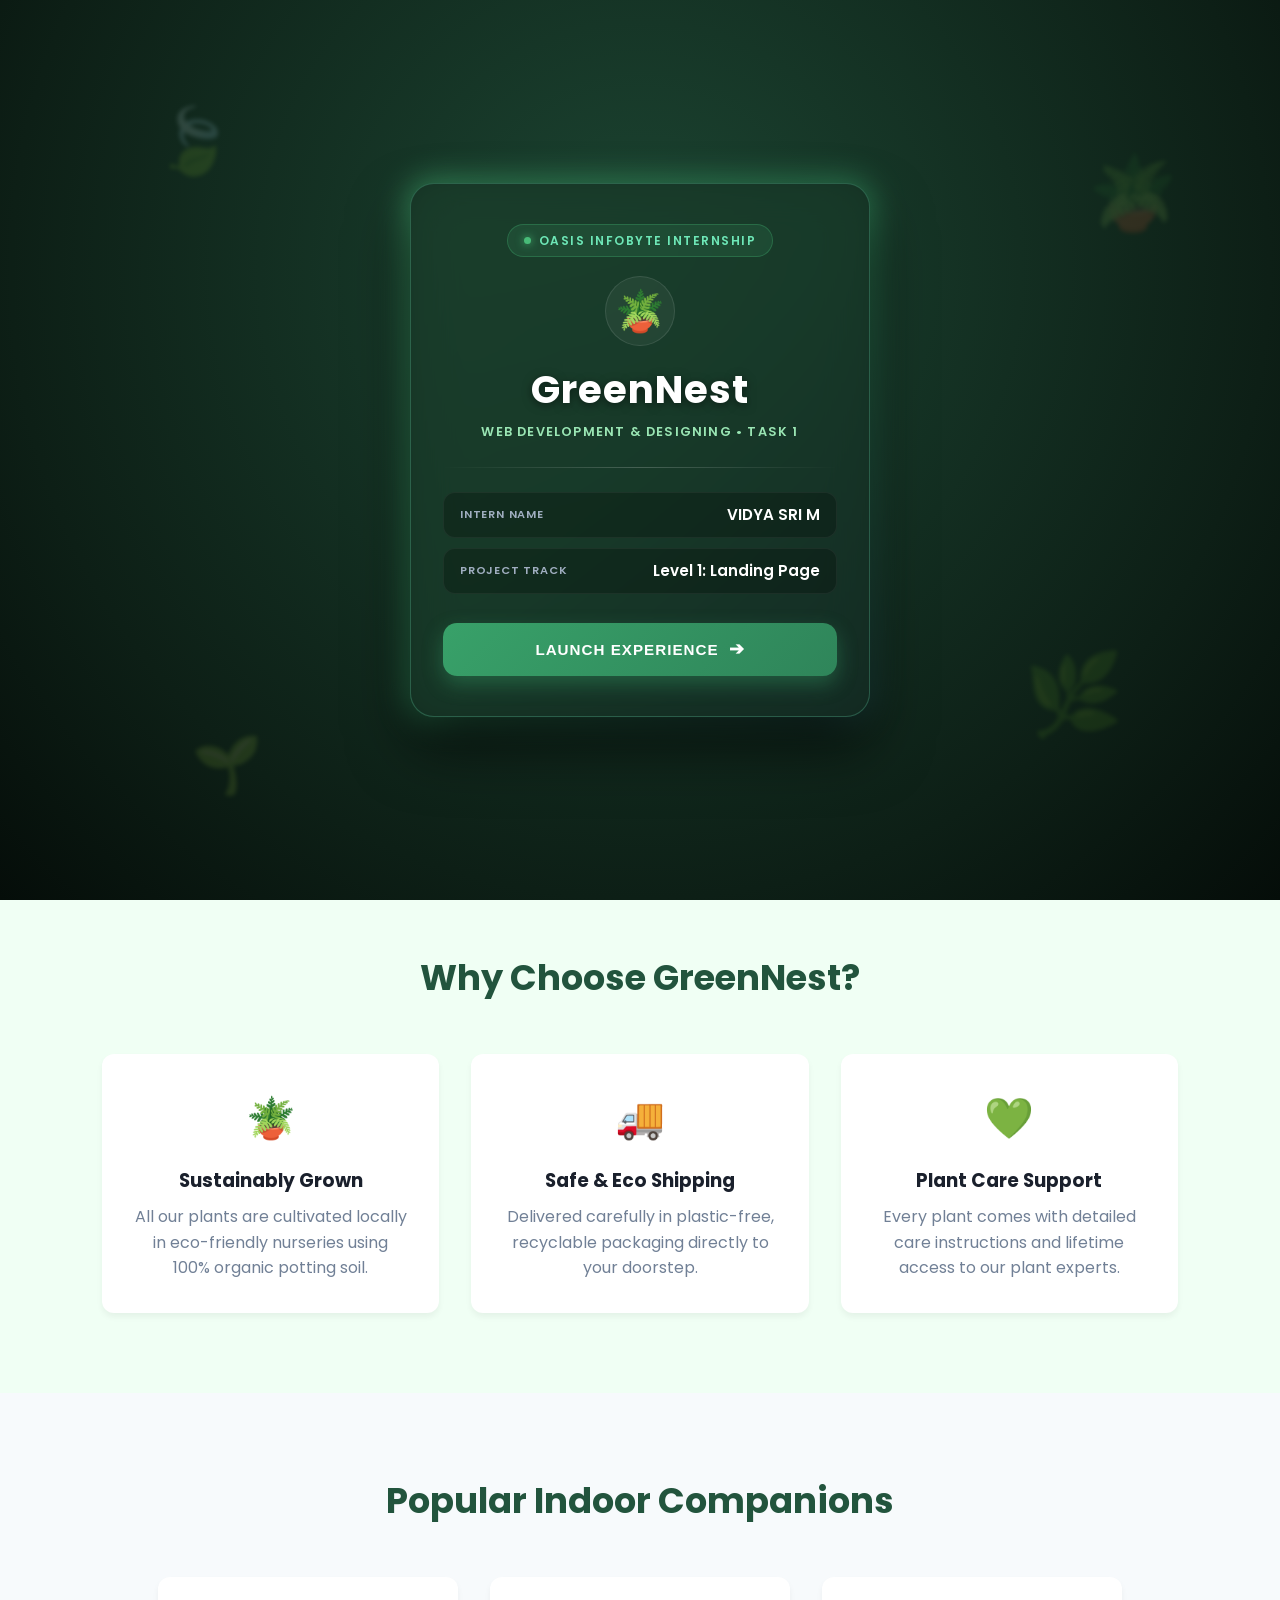
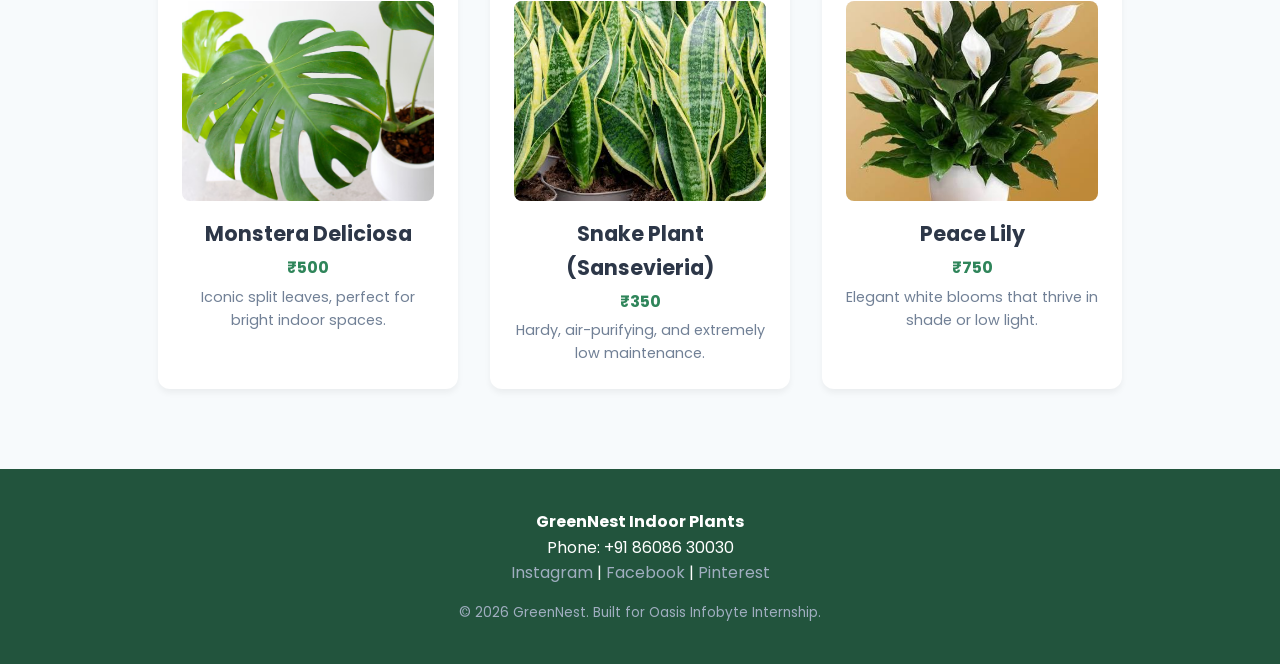
<file: WebDev-L1-LandingPage/index.html>
<!DOCTYPE html>
<html lang="en">
<head>
    <meta charset="UTF-8">
    <meta name="viewport" content="width=device-width, initial-scale=1.0">
    <title>GreenNest | Bring Nature Indoors</title>
    <link rel="stylesheet" href="style.css">
    <!-- Google Fonts -->
    <link rel="preconnect" href="https://fonts.googleapis.com">
    <link rel="preconnect" href="https://fonts.gstatic.com" crossorigin>
    <link href="https://fonts.googleapis.com/css2?family=Poppins:wght@300;400;500;600;700&display=swap" rel="stylesheet">
</head>
<body>

    <!-- Sticky Navigation Bar -->
    <header class="navbar">
        <div class="logo">🌿 GreenNest</div>
        <nav>
            <ul class="nav-links">
                <li><a href="#home">Home</a></li>
                <li><a href="#about">About Us</a></li>
                <li><a href="#plants">Featured Plants</a></li>
                <li><a href="#contact">Contact</a></li>
            </ul>
        </nav>
    </header>

    <!-- Hero Section -->
    <section id="home" class="hero">
        <div class="hero-content">
            <h1>Bring Nature Into Your Living Space</h1>
            <p>Discover hand-picked, low-maintenance indoor plants designed to purify your air and elevate your aesthetic.</p>
            <a href="#plants" class="cta-btn">Explore Collection</a>
        </div>
    </section>

    <!-- Content Section 1: About Us / Why Choose Us -->
    <section id="about" class="features">
        <h2>Why Choose GreenNest?</h2>
        <div class="features-grid">
            <div class="feature-card">
                <div class="icon">🪴</div>
                <h3>Sustainably Grown</h3>
                <p>All our plants are cultivated locally in eco-friendly nurseries using 100% organic potting soil.</p>
            </div>
            <div class="feature-card">
                <div class="icon">🚚</div>
                <h3>Safe & Eco Shipping</h3>
                <p>Delivered carefully in plastic-free, recyclable packaging directly to your doorstep.</p>
            </div>
            <div class="feature-card">
                <div class="icon">💚</div>
                <h3>Plant Care Support</h3>
                <p>Every plant comes with detailed care instructions and lifetime access to our plant experts.</p>
            </div>
        </div>
    </section>

    <!-- Content Section 2: Featured Plants -->
    <section id="plants" class="products">
        <h2>Popular Indoor Companions</h2>
        <div class="products-grid">
            <div class="product-card">
                <div class="plant-image p1"></div>
                <h3>Monstera Deliciosa</h3>
                <p class="price">₹500</p>
                <p class="desc">Iconic split leaves, perfect for bright indoor spaces.</p>
            </div>
            <div class="product-card">
                <div class="plant-image p2"></div>
                <h3>Snake Plant (Sansevieria)</h3>
                <p class="price">₹350</p>
                <p class="desc">Hardy, air-purifying, and extremely low maintenance.</p>
            </div>
            <div class="product-card">
                <div class="plant-image p3"></div>
                <h3>Peace Lily</h3>
                <p class="price">₹750</p>
                <p class="desc">Elegant white blooms that thrive in shade or low light.</p>
            </div>
        </div>
    </section>

    <!-- Footer -->
    <footer id="contact">
        <div class="footer-content">
            <p><strong>GreenNest Indoor Plants</strong></p>
            <p> Phone: +91 86086 30030</p>
            <div class="social-links">
                <a href="#">Instagram</a> | <a href="#">Facebook</a> | <a href="#">Pinterest</a>
            </div>
            <p class="copyright">&copy; 2026 GreenNest. Built for Oasis Infobyte Internship.</p>
        </div>
    </footer>
<!-- Ultra-Creative & Decorative Title Card -->
<div id="title-card">
    <!-- Animated Floating Background Elements -->
    <div class="bg-leaf l1">🍃</div>
    <div class="bg-leaf l2">🌿</div>
    <div class="bg-leaf l3">🌱</div>
    <div class="bg-leaf l4">🪴</div>

    <div class="card-wrapper">
        <div class="glow-ring"></div>
        <div class="card-box">
            
            <div class="top-badge">
                <span class="badge-dot"></span> OASIS INFOBYTE INTERNSHIP
            </div>

            <div class="hero-icon-container">
                <span class="main-plant-icon">🪴</span>
            </div>

            <h1 class="brand-title">GreenNest</h1>
            <p class="task-tag">WEB DEVELOPMENT & DESIGNING • TASK 1</p>

            <div class="glass-divider"></div>

            <div class="info-grid">
                <div class="info-card">
                    <span class="label">INTERN NAME</span>
                    <span class="val">VIDYA SRI M</span>
                </div>
                <div class="info-card">
                    <span class="label">PROJECT TRACK</span>
                    <span class="val">Level 1: Landing Page</span>
                </div>
            </div>

            <button class="launch-btn" onclick="document.getElementById('title-card').style.opacity='0'; setTimeout(()=> document.getElementById('title-card').style.display='none', 500);">
                <span>LAUNCH EXPERIENCE</span>
                <span class="btn-arrow">➔</span>
            </button>

        </div>
    </div>
</div>
</body>
</html>
</file>
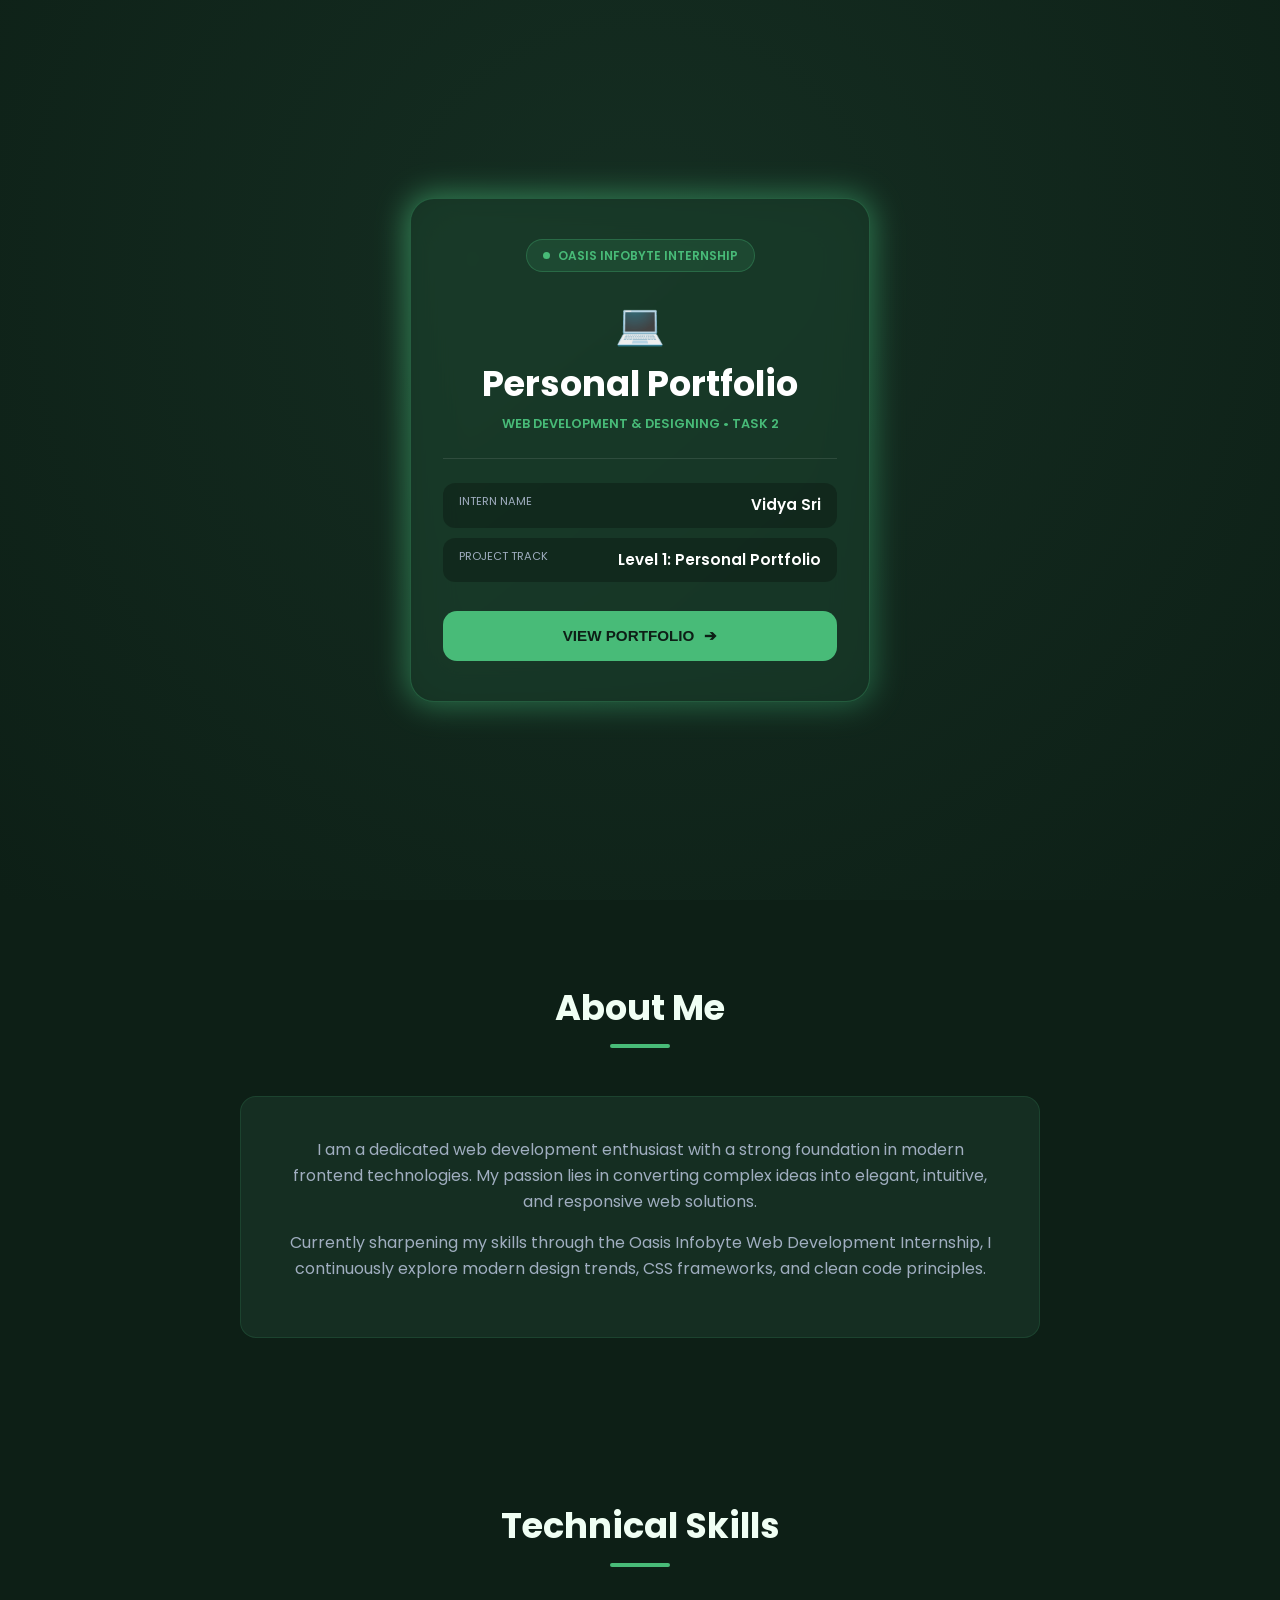
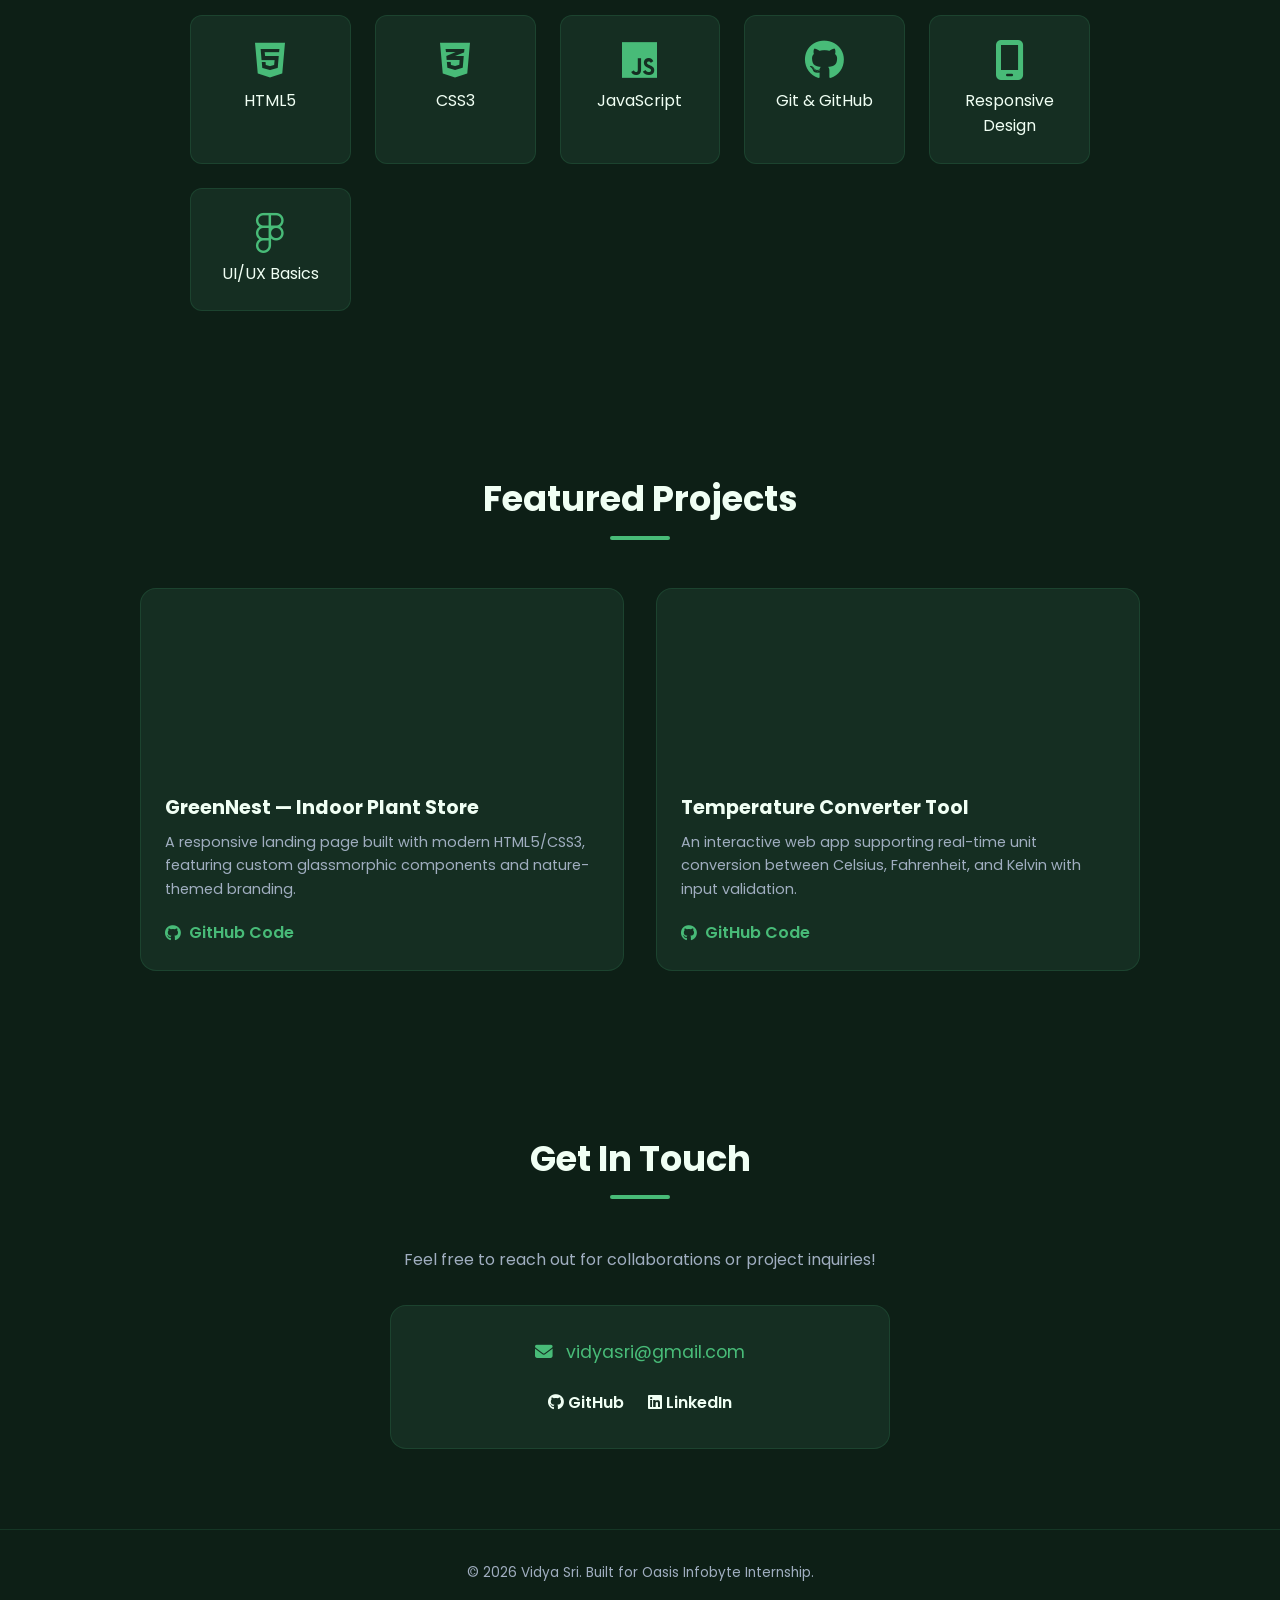
<file: WebDev-L1-PersonalPortfolio/index.html>
<!DOCTYPE html>
<html lang="en">
<head>
    <meta charset="UTF-8">
    <meta name="viewport" content="width=device-width, initial-scale=1.0">
    <title>Vidya Sri | Personal Portfolio</title>
    <link rel="stylesheet" href="style.css">
    <!-- Google Fonts & FontAwesome Icons -->
    <link rel="preconnect" href="https://fonts.googleapis.com">
    <link rel="preconnect" href="https://fonts.gstatic.com" crossorigin>
    <link href="https://fonts.googleapis.com/css2?family=Poppins:wght@300;400;600;700&display=swap" rel="stylesheet">
    <link rel="stylesheet" href="https://cdnjs.cloudflare.com/ajax/libs/font-awesome/6.4.0/css/all.min.css">
</head>
<body>

    <!-- Video Title Card Overlay (For Oasis Demo Video) -->
    <div id="title-card">
        <div class="card-wrapper">
            <div class="glow-ring"></div>
            <div class="card-box">
                <div class="top-badge">
                    <span class="badge-dot"></span> OASIS INFOBYTE INTERNSHIP
                </div>
                <div class="hero-icon-container">
                    <span class="main-icon">💻</span>
                </div>
                <h1 class="brand-title">Personal Portfolio</h1>
                <p class="task-tag">WEB DEVELOPMENT & DESIGNING • TASK 2</p>

                <div class="glass-divider"></div>

                <div class="info-grid">
                    <div class="info-card">
                        <span class="label">INTERN NAME</span>
                        <span class="val">Vidya Sri</span>
                    </div>
                    <div class="info-card">
                        <span class="label">PROJECT TRACK</span>
                        <span class="val">Level 1: Personal Portfolio</span>
                    </div>
                </div>

                <button class="launch-btn" onclick="document.getElementById('title-card').style.opacity='0'; setTimeout(()=> document.getElementById('title-card').style.display='none', 500);">
                    <span>VIEW PORTFOLIO</span>
                    <span class="btn-arrow">➔</span>
                </button>
            </div>
        </div>
    </div>

    <!-- Navigation Header -->
    <header class="navbar">
        <div class="logo">&lt;Vidya Sri /&gt;</div>
        <nav>
            <ul class="nav-links">
                <li><a href="#home">Home</a></li>
                <li><a href="#about">About</a></li>
                <li><a href="#skills">Skills</a></li>
                <li><a href="#projects">Projects</a></li>
                <li><a href="#contact">Contact</a></li>
            </ul>
        </nav>
    </header>

    <!-- Hero / Profile Section (With Code Badge Icon) -->
    <section id="home" class="hero">
        <div class="hero-container">
            <div class="hero-avatar-badge">
                <div class="badge-circle">
                    <i class="fa-solid fa-code"></i>
                </div>
            </div>
            <div class="hero-text">
                <p class="greeting">Hello, I'm</p>
                <h1>Vidya Sri</h1>
                <h2 class="role-title">Frontend Developer & Designer</h2>
                <p class="bio-short">Passionate about crafting responsive, user-friendly web applications and clean digital experiences.</p>
                <a href="#projects" class="cta-btn">View My Work</a>
            </div>
        </div>
    </section>

    <!-- About Me Section -->
    <section id="about" class="about-section">
        <h2 class="section-title">About Me</h2>
        <div class="about-content">
            <p>I am a dedicated web development enthusiast with a strong foundation in modern frontend technologies. My passion lies in converting complex ideas into elegant, intuitive, and responsive web solutions.</p>
            <p>Currently sharpening my skills through the Oasis Infobyte Web Development Internship, I continuously explore modern design trends, CSS frameworks, and clean code principles.</p>
        </div>
    </section>

    <!-- Skills Section -->
    <section id="skills" class="skills-section">
        <h2 class="section-title">Technical Skills</h2>
        <div class="skills-grid">
            <div class="skill-card"><i class="fa-brands fa-html5"></i><span>HTML5</span></div>
            <div class="skill-card"><i class="fa-brands fa-css3-alt"></i><span>CSS3</span></div>
            <div class="skill-card"><i class="fa-brands fa-js"></i><span>JavaScript</span></div>
            <div class="skill-card"><i class="fa-brands fa-github"></i><span>Git & GitHub</span></div>
            <div class="skill-card"><i class="fa-solid fa-mobile-screen"></i><span>Responsive Design</span></div>
            <div class="skill-card"><i class="fa-brands fa-figma"></i><span>UI/UX Basics</span></div>
        </div>
    </section>

    <!-- Projects Section -->
    <section id="projects" class="projects-section">
        <h2 class="section-title">Featured Projects</h2>
        <div class="projects-grid">
            <!-- Project 1 -->
            <div class="project-card">
                <div class="project-img p1"></div>
                <div class="project-info">
                    <h3>GreenNest — Indoor Plant Store</h3>
                    <p>A responsive landing page built with modern HTML5/CSS3, featuring custom glassmorphic components and nature-themed branding.</p>
                    <a href="https://github.com/vidya30030-dot/OIBSIP/tree/main/WebDev-L1-LandingPage" target="_blank" class="proj-link"><i class="fa-brands fa-github"></i> GitHub Code</a>
                </div>
            </div>

            <!-- Project 2 -->
            <div class="project-card">
                <div class="project-img p2"></div>
                <div class="project-info">
                    <h3>Temperature Converter Tool</h3>
                    <p>An interactive web app supporting real-time unit conversion between Celsius, Fahrenheit, and Kelvin with input validation.</p>
                    <a href="https://github.com/vidya30030-dot/OIBSIP/tree/main/WebDev-L1-TemperatureConverter" target="_blank" class="proj-link"><i class="fa-brands fa-github"></i> GitHub Code</a>
                </div>
            </div>
        </div>
    </section>

    <!-- Contact Section -->
    <section id="contact" class="contact-section">
        <h2 class="section-title">Get In Touch</h2>
        <p class="contact-subtitle">Feel free to reach out for collaborations or project inquiries!</p>
        
        <div class="contact-box">
            <div class="contact-item">
                <i class="fa-solid fa-envelope"></i>
                <span>vidyasri@gmail.com</span>
            </div>
            <div class="social-links">
                <a href="https://github.com" target="_blank"><i class="fa-brands fa-github"></i> GitHub</a>
                <a href="https://linkedin.com" target="_blank"><i class="fa-brands fa-linkedin"></i> LinkedIn</a>
            </div>
        </div>
    </section>

    <!-- Footer -->
    <footer>
        <p>&copy; 2026 Vidya Sri. Built for Oasis Infobyte Internship.</p>
    </footer>

</body>
</html>
</file>
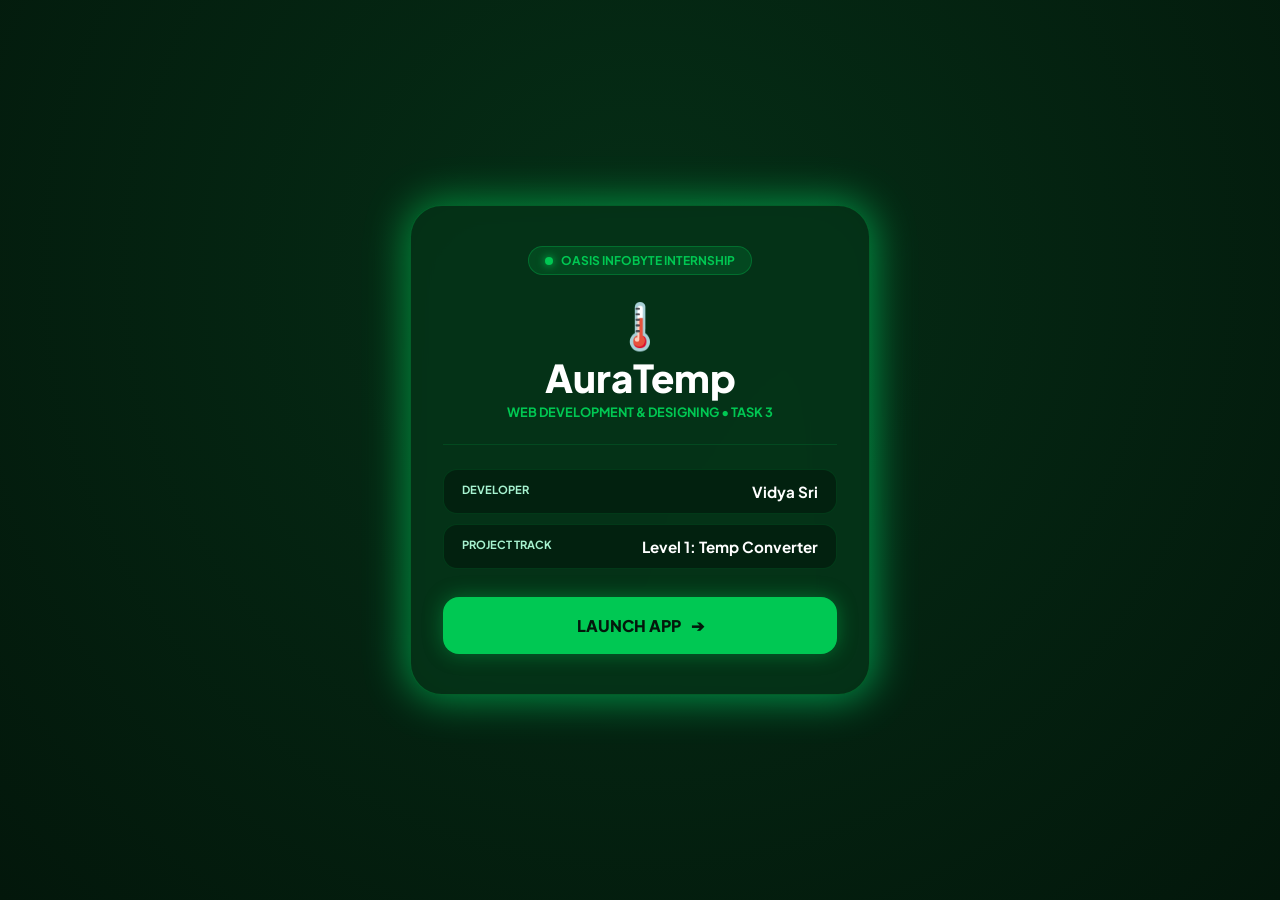
<file: WebDev-L1-TemperatureConverter/index.html>
<!DOCTYPE html>
<html lang="en">
<head>
    <meta charset="UTF-8">
    <meta name="viewport" content="width=device-width, initial-scale=1.0">
    <title>AuraTemp Pro | Modern Temp Converter</title>
    <link rel="stylesheet" href="style.css">
    <link rel="preconnect" href="https://fonts.googleapis.com">
    <link rel="preconnect" href="https://fonts.gstatic.com" crossorigin>
    <link href="https://fonts.googleapis.com/css2?family=Plus+Jakarta+Sans:wght@300;400;600;700;800&display=swap" rel="stylesheet">
    <link rel="stylesheet" href="https://cdnjs.cloudflare.com/ajax/libs/font-awesome/6.4.0/css/all.min.css">
</head>
<body>

    <!-- Video Title Card Overlay -->
    <div id="title-card">
        <div class="card-wrapper">
            <div class="glow-ring"></div>
            <div class="card-box">
                <div class="top-badge">
                    <span class="badge-dot"></span> OASIS INFOBYTE INTERNSHIP
                </div>
                <div class="hero-icon-container">
                    <span class="main-icon">🌡️</span>
                </div>
                <h1 class="brand-title">AuraTemp</h1>
                <p class="task-tag">WEB DEVELOPMENT & DESIGNING • TASK 3</p>

                <div class="glass-divider"></div>

                <div class="info-grid">
                    <div class="info-card">
                        <span class="label">DEVELOPER</span>
                        <span class="val">Vidya Sri</span>
                    </div>
                    <div class="info-card">
                        <span class="label">PROJECT TRACK</span>
                        <span class="val">Level 1: Temp Converter</span>
                    </div>
                </div>

                <button class="launch-btn" onclick="document.getElementById('title-card').style.opacity='0'; setTimeout(()=> document.getElementById('title-card').style.display='none', 500);">
                    <span>LAUNCH APP</span>
                    <span class="btn-arrow">➔</span>
                </button>
            </div>
        </div>
    </div>

    <!-- Ambient Ambient Dynamic Background Glow -->
    <div class="ambient-glow" id="ambientGlow"></div>

    <!-- Main Converter App Container -->
    <main class="app-wrapper">
        <div class="app-card" id="mainCard">
            <!-- Header -->
            <header class="app-header">
                <div class="badge-pill">
                    <i class="fa-solid fa-bolt"></i> PRO CONVERTER
                </div>
                <h2>AuraTemp Converter</h2>
                <p>Precision Temperature Engine</p>
            </header>

            <!-- Quick Preset Shortcuts -->
            <div class="presets-container">
                <span class="preset-label">Quick Set:</span>
                <button class="preset-btn" onclick="applyPreset(0, 'celsius')">🧊 Freezing (0°C)</button>
                <button class="preset-btn" onclick="applyPreset(37, 'celsius')">🩺 Body (37°C)</button>
                <button class="preset-btn" onclick="applyPreset(100, 'celsius')">🔥 Boiling (100°C)</button>
            </div>

            <!-- Input Fields Area -->
            <div class="input-section">
                <div class="field-box">
                    <label for="tempInput"><i class="fa-solid fa-calculator"></i> Value</label>
                    <input type="number" id="tempInput" placeholder="00.00" step="any" autocomplete="off">
                </div>

                <div class="selectors-row">
                    <div class="field-box flex-1">
                        <label for="fromUnit">From</label>
                        <select id="fromUnit">
                            <option value="fahrenheit" selected>Fahrenheit (°F)</option>
                            <option value="celsius">Celsius (°C)</option>
                            <option value="kelvin">Kelvin (K)</option>
                        </select>
                    </div>

                    <div class="swap-pill" id="swapBtn" title="Swap Units">
                        <i class="fa-solid fa-arrow-right-arrow-left"></i>
                    </div>

                    <div class="field-box flex-1">
                        <label for="toUnit">To</label>
                        <select id="toUnit">
                            <option value="celsius" selected>Celsius (°C)</option>
                            <option value="fahrenheit">Fahrenheit (°F)</option>
                            <option value="kelvin">Kelvin (K)</option>
                        </select>
                    </div>
                </div>
            </div>

            <!-- Action Button -->
            <button id="convertBtn" class="convert-btn">
                <span>CONVERT NOW</span>
                <i class="fa-solid fa-wand-magic-sparkles"></i>
            </button>

            <!-- Error Notification -->
            <div id="errorMsg" class="error-toast hide">
                <i class="fa-solid fa-triangle-exclamation"></i>
                <span id="errorText">Invalid Input</span>
            </div>

            <!-- Focused Single Output Display -->
            <div id="resultCard" class="result-card hide">
                <div class="gauge-ring-bg">
                    <div class="result-inner">
                        <span class="result-label">TARGET OUTPUT</span>
                        <div class="main-val-box">
                            <span id="resultVal" class="result-val">--</span>
                            <span id="resultSymbol" class="result-sym">°C</span>
                        </div>
                        <div class="state-badge" id="stateBadge">
                            <i id="stateIcon" class="fa-solid fa-temperature-half"></i>
                            <span id="stateText">Normal</span>
                        </div>
                    </div>
                </div>
            </div>
        </div>
    </main>

    <footer>
        <p>&copy; 2026 Vidya Sri • Crafted for Oasis Infobyte Internship</p>
    </footer>

    <script src="script.js"></script>
</body>
</html>
</file>
<file: WebDev-L1-LandingPage/style.css>
/* General Reset & Styles */
* {
    margin: 0;
    padding: 0;
    box-sizing: border-box;
    scroll-behavior: smooth;
}

body {
    font-family: 'Poppins', sans-serif;
    color: #2D3748;
    background-color: #F7FAFC;
    line-height: 1.6;
}

/* Color Variables */
:root {
    --primary-color: #2F855A;
    --primary-dark: #22543D;
    --accent-light: #F0FFF4;
    --text-dark: #1A202C;
    --text-muted: #718096;
}

/* Sticky Navbar */
.navbar {
    position: fixed;
    top: 0;
    width: 100%;
    background-color: #ffffff;
    display: flex;
    justify-content: space-between;
    align-items: center;
    padding: 1.2rem 8%;
    box-shadow: 0 2px 10px rgba(0, 0, 0, 0.05);
    z-index: 1000;
}

.logo {
    font-size: 1.5rem;
    font-weight: 700;
    color: var(--primary-color);
}

.nav-links {
    display: flex;
    list-style: none;
    gap: 2rem;
}

.nav-links a {
    text-decoration: none;
    color: var(--text-dark);
    font-weight: 500;
    transition: color 0.3s;
}

.nav-links a:hover {
    color: var(--primary-color);
}

/* Hero Section */
.hero {
    height: 90vh;
    background: linear-gradient(rgba(0, 0, 0, 0.4), rgba(0, 0, 0, 0.4)), 
                url('https://images.unsplash.com/photo-1470058869958-2a77ade41c02?auto=format&fit=crop&w=1500&q=80') center/cover no-repeat;
    display: flex;
    justify-content: center;
    align-items: center;
    text-align: center;
    padding: 0 1rem;
    margin-top: 60px;
}

.hero-content {
    max-width: 700px;
    color: #ffffff;
}

.hero-content h1 {
    font-size: 3rem;
    margin-bottom: 1rem;
}

.hero-content p {
    font-size: 1.2rem;
    margin-bottom: 2rem;
}

.cta-btn {
    display: inline-block;
    padding: 0.8rem 2rem;
    background-color: var(--primary-color);
    color: #ffffff;
    text-decoration: none;
    border-radius: 30px;
    font-weight: 600;
    transition: background 0.3s;
}

.cta-btn:hover {
    background-color: var(--primary-dark);
}

/* Features Section */
.features {
    padding: 5rem 8%;
    background-color: var(--accent-light);
    text-align: center;
}

.features h2, .products h2 {
    font-size: 2.2rem;
    color: var(--primary-dark);
    margin-bottom: 3rem;
}

.features-grid {
    display: flex;
    gap: 2rem;
    justify-content: center;
    flex-wrap: wrap;
}

.feature-card {
    background: #ffffff;
    padding: 2rem;
    border-radius: 12px;
    flex: 1;
    min-width: 250px;
    max-width: 350px;
    box-shadow: 0 4px 6px rgba(0,0,0,0.05);
}

.feature-card .icon {
    font-size: 2.5rem;
    margin-bottom: 1rem;
}

.feature-card h3 {
    margin-bottom: 0.5rem;
    color: var(--text-dark);
}

.feature-card p {
    color: var(--text-muted);
}

/* Featured Products */
.products {
    padding: 5rem 8%;
    text-align: center;
}

.products-grid {
    display: flex;
    gap: 2rem;
    justify-content: center;
    flex-wrap: wrap;
}

.product-card {
    background: #ffffff;
    border-radius: 12px;
    padding: 1.5rem;
    width: 300px;
    box-shadow: 0 4px 6px rgba(0,0,0,0.05);
}

.plant-image {
    height: 200px;
    border-radius: 8px;
    background-size: cover;
    background-position: center;
    margin-bottom: 1rem;
}

.p1 { 
    background-image: url('monstera.jpg'); 
}

.p2 { 
    background-image: url('snake-plant.jpg'); 
}

.p3 { 
    background-image: url('peace-lily plant.jpg'); 
}
.product-card h3 {
    font-size: 1.3rem;
}

.price {
    font-weight: 700;
    color: var(--primary-color);
    margin: 0.3rem 0;
}

.desc {
    color: var(--text-muted);
    font-size: 0.9rem;
}

/* Footer */
footer {
    background-color: var(--primary-dark);
    color: #ffffff;
    text-align: center;
    padding: 2.5rem 1rem;
}

footer a {
    color: #A0AEC0;
    text-decoration: none;
}

footer a:hover {
    color: #ffffff;
}

.copyright {
    font-size: 0.85rem;
    margin-top: 1rem;
    color: #A0AEC0;
}

/* Responsive adjustments */
@media (max-width: 768px) {
    .navbar {
        flex-direction: column;
        gap: 0.5rem;
    }
    .hero-content h1 {
        font-size: 2.2rem;
    }
}
/* ===================================================
   ULTRA-CREATIVE GLASS & NEON TITLE CARD
   =================================================== */
#title-card {
    position: fixed;
    top: 0;
    left: 0;
    width: 100%;
    height: 100vh;
    background: radial-gradient(circle at 50% 30%, #1c4532 0%, #0d1f16 70%, #050d09 100%);
    display: flex;
    justify-content: center;
    align-items: center;
    z-index: 999999;
    font-family: 'Poppins', sans-serif;
    overflow: hidden;
    transition: opacity 0.5s ease-out;
}

/* Floating Background Leaves Animation */
.bg-leaf {
    position: absolute;
    opacity: 0.15;
    filter: blur(2px);
    animation: floatLeaf 8s infinite ease-in-out;
}
.l1 { top: 10%; left: 12%; font-size: 4rem; animation-delay: 0s; }
.l2 { top: 70%; left: 80%; font-size: 5rem; animation-delay: 2s; }
.l3 { top: 80%; left: 15%; font-size: 3.5rem; animation-delay: 4s; }
.l4 { top: 15%; left: 85%; font-size: 4.5rem; animation-delay: 1s; }

@keyframes floatLeaf {
    0%, 100% { transform: translateY(0) rotate(0deg); }
    50% { transform: translateY(-25px) rotate(15deg); }
}

/* Outer Glow Ring & Glass Card Wrapper */
.card-wrapper {
    position: relative;
    width: 90%;
    max-width: 460px;
}

.glow-ring {
    position: absolute;
    inset: -4px;
    background: linear-gradient(135deg, #48bb78, #38a169, #234e52);
    border-radius: 28px;
    filter: blur(15px);
    opacity: 0.6;
    animation: pulseGlow 3s infinite alternate;
}

@keyframes pulseGlow {
    0% { opacity: 0.4; filter: blur(12px); }
    100% { opacity: 0.8; filter: blur(18px); }
}

/* Main Glassmorphism Box */
.card-box {
    position: relative;
    background: rgba(18, 38, 28, 0.75);
    backdrop-filter: blur(20px);
    -webkit-backdrop-filter: blur(20px);
    border: 1px solid rgba(110, 231, 183, 0.25);
    border-radius: 24px;
    padding: 2.5rem 2rem;
    text-align: center;
    box-shadow: 0 30px 60px rgba(0, 0, 0, 0.6);
}

/* Top Live Green Badge */
.top-badge {
    display: inline-flex;
    align-items: center;
    gap: 8px;
    background: rgba(72, 187, 120, 0.12);
    border: 1px solid rgba(72, 187, 120, 0.3);
    color: #6ee7b7;
    padding: 6px 16px;
    border-radius: 50px;
    font-size: 0.75rem;
    font-weight: 600;
    letter-spacing: 1.5px;
    margin-bottom: 1.2rem;
}

.badge-dot {
    width: 7px;
    height: 7px;
    background-color: #48bb78;
    border-radius: 50%;
    box-shadow: 0 0 8px #48bb78;
}

/* Icon & Typography */
.hero-icon-container {
    width: 70px;
    height: 70px;
    margin: 0 auto 0.8rem;
    background: rgba(255, 255, 255, 0.05);
    border-radius: 50%;
    display: flex;
    justify-content: center;
    align-items: center;
    border: 1px solid rgba(255, 255, 255, 0.1);
}

.main-plant-icon {
    font-size: 2.5rem;
}

.brand-title {
    font-size: 2.4rem;
    font-weight: 700;
    color: #ffffff;
    letter-spacing: 1px;
    margin-bottom: 2px;
    text-shadow: 0 2px 10px rgba(0,0,0,0.5);
}

.task-tag {
    color: #9ae6b4;
    font-size: 0.8rem;
    font-weight: 600;
    letter-spacing: 1.2px;
}

.glass-divider {
    height: 1px;
    background: linear-gradient(90deg, transparent, rgba(255, 255, 255, 0.2), transparent);
    margin: 1.5rem 0;
}

/* Details Grid */
.info-grid {
    display: flex;
    flex-direction: column;
    gap: 10px;
    margin-bottom: 1.8rem;
}

.info-card {
    background: rgba(0, 0, 0, 0.25);
    border: 1px solid rgba(255, 255, 255, 0.05);
    padding: 10px 16px;
    border-radius: 12px;
    display: flex;
    justify-content: space-between;
    align-items: center;
}

.info-card .label {
    font-size: 0.7rem;
    color: #a0aec0;
    font-weight: 600;
    letter-spacing: 0.8px;
}

.info-card .val {
    font-size: 0.95rem;
    color: #ffffff;
    font-weight: 600;
}

/* Modern Glowing Launch Button */
.launch-btn {
    width: 100%;
    padding: 1rem;
    background: linear-gradient(135deg, #38a169 0%, #2f855a 100%);
    color: #ffffff;
    border: none;
    border-radius: 14px;
    font-size: 0.95rem;
    font-weight: 700;
    letter-spacing: 1px;
    cursor: pointer;
    display: flex;
    justify-content: center;
    align-items: center;
    gap: 10px;
    box-shadow: 0 8px 20px rgba(56, 161, 105, 0.4);
    transition: all 0.3s ease;
}

.launch-btn:hover {
    transform: translateY(-2px);
    box-shadow: 0 12px 25px rgba(56, 161, 105, 0.6);
    background: linear-gradient(135deg, #48bb78 0%, #38a169 100%);
}

.btn-arrow {
    font-size: 1.1rem;
    transition: transform 0.3s ease;
}

.launch-btn:hover .btn-arrow {
    transform: translateX(4px);
}
</file>
<file: WebDev-L1-PersonalPortfolio/style.css>
/* General Reset & Green Variables */
* {
    margin: 0;
    padding: 0;
    box-sizing: border-box;
    scroll-behavior: smooth;
}

:root {
    --bg-dark: #0d1f16;        /* Dark Forest Green Background */
    --bg-card: #152e22;        /* Card Background */
    --primary: #48bb78;        /* Bright Leaf Green Accent */
    --primary-hover: #38a169;  /* Deep Green Hover */
    --text-main: #f0fff4;      /* Soft Light Text */
    --text-muted: #a0aec0;     /* Muted Grey Text */
}

body {
    font-family: 'Poppins', sans-serif;
    background-color: var(--bg-dark);
    color: var(--text-main);
    line-height: 1.6;
}

/* Navbar */
.navbar {
    position: fixed;
    top: 0;
    width: 100%;
    background: rgba(13, 31, 22, 0.9);
    backdrop-filter: blur(10px);
    display: flex;
    justify-content: space-between;
    align-items: center;
    padding: 1.2rem 8%;
    z-index: 1000;
    border-bottom: 1px solid rgba(72, 187, 120, 0.15);
}

.logo {
    font-size: 1.5rem;
    font-weight: 700;
    color: var(--primary);
}

.nav-links {
    display: flex;
    list-style: none;
    gap: 2rem;
}

.nav-links a {
    text-decoration: none;
    color: var(--text-main);
    font-weight: 500;
    transition: color 0.3s;
}

.nav-links a:hover {
    color: var(--primary);
}

/* Hero Section */
.hero {
    min-height: 100vh;
    display: flex;
    align-items: center;
    justify-content: center;
    padding: 8rem 8% 4rem;
}

.hero-container {
    display: flex;
    align-items: center;
    gap: 4rem;
    max-width: 1000px;
}

/* Modern Code Badge (Green Theme) */
.hero-avatar-badge {
    position: relative;
    display: flex;
    justify-content: center;
    align-items: center;
}

.badge-circle {
    width: 200px;
    height: 200px;
    border-radius: 50%;
    background: linear-gradient(135deg, rgba(72, 187, 120, 0.15) 0%, rgba(21, 46, 34, 0.8) 100%);
    border: 3px solid var(--primary);
    display: flex;
    justify-content: center;
    align-items: center;
    box-shadow: 0 0 30px rgba(72, 187, 120, 0.25), inset 0 0 20px rgba(72, 187, 120, 0.1);
    transition: transform 0.4s ease;
}

.badge-circle:hover {
    transform: scale(1.05) rotate(5deg);
}

.badge-circle i {
    font-size: 4.5rem;
    color: var(--primary);
    filter: drop-shadow(0 0 10px rgba(72, 187, 120, 0.5));
}

.greeting {
    color: var(--primary);
    font-size: 1.2rem;
    font-weight: 600;
}

.hero-text h1 {
    font-size: 3rem;
    margin: 0.2rem 0;
}

.role-title {
    color: var(--text-muted);
    font-size: 1.5rem;
    font-weight: 400;
    margin-bottom: 1rem;
}

.bio-short {
    color: var(--text-muted);
    max-width: 500px;
    margin-bottom: 2rem;
}

.cta-btn {
    display: inline-block;
    padding: 0.8rem 2rem;
    background-color: var(--primary);
    color: var(--bg-dark);
    text-decoration: none;
    font-weight: 700;
    border-radius: 8px;
    transition: all 0.3s;
}

.cta-btn:hover {
    background-color: var(--primary-hover);
    transform: translateY(-2px);
}

/* Section Shared Rules */
section {
    padding: 5rem 8%;
}

.section-title {
    text-align: center;
    font-size: 2.2rem;
    margin-bottom: 3rem;
    color: var(--text-main);
    position: relative;
}

.section-title::after {
    content: '';
    display: block;
    width: 60px;
    height: 4px;
    background: var(--primary);
    margin: 0.5rem auto 0;
    border-radius: 2px;
}

/* About Section */
.about-content {
    max-width: 800px;
    margin: 0 auto;
    text-align: center;
    background: var(--bg-card);
    padding: 2.5rem;
    border-radius: 16px;
    color: var(--text-muted);
    border: 1px solid rgba(72, 187, 120, 0.15);
}

.about-content p {
    margin-bottom: 1rem;
}

/* Skills Section */
.skills-grid {
    display: grid;
    grid-template-columns: repeat(auto-fit, minmax(150px, 1fr));
    gap: 1.5rem;
    max-width: 900px;
    margin: 0 auto;
}

.skill-card {
    background: var(--bg-card);
    padding: 1.5rem;
    border-radius: 12px;
    text-align: center;
    border: 1px solid rgba(72, 187, 120, 0.15);
    transition: transform 0.3s;
}

.skill-card:hover {
    transform: translateY(-5px);
    border-color: var(--primary);
}

.skill-card i {
    font-size: 2.5rem;
    color: var(--primary);
    margin-bottom: 0.5rem;
    display: block;
}

/* Projects Section */
.projects-grid {
    display: grid;
    grid-template-columns: repeat(auto-fit, minmax(300px, 1fr));
    gap: 2rem;
    max-width: 1000px;
    margin: 0 auto;
}

.project-card {
    background: var(--bg-card);
    border-radius: 16px;
    overflow: hidden;
    border: 1px solid rgba(72, 187, 120, 0.15);
}

.project-img {
    height: 180px;
    background-size: cover;
    background-position: center;
}

.p1 { background-image: url('https://images.unsplash.com/photo-1470058869958-2a77ade41c02?auto=format&fit=crop&w=600&q=80'); }
.p2 { background-image: url('https://images.unsplash.com/photo-1504384308090-c894fdcc538d?auto=format&fit=crop&w=600&q=80'); }

.project-info {
    padding: 1.5rem;
}

.project-info h3 {
    margin-bottom: 0.5rem;
    font-size: 1.2rem;
}

.project-info p {
    color: var(--text-muted);
    font-size: 0.9rem;
    margin-bottom: 1.2rem;
}

.proj-link {
    color: var(--primary);
    text-decoration: none;
    font-weight: 600;
    display: inline-flex;
    align-items: center;
    gap: 8px;
}

/* Contact Section */
.contact-section {
    text-align: center;
}

.contact-subtitle {
    color: var(--text-muted);
    margin-bottom: 2rem;
}

.contact-box {
    background: var(--bg-card);
    max-width: 500px;
    margin: 0 auto;
    padding: 2rem;
    border-radius: 16px;
    border: 1px solid rgba(72, 187, 120, 0.15);
}

.contact-item {
    font-size: 1.1rem;
    margin-bottom: 1.5rem;
    color: var(--primary);
}

.contact-item i {
    margin-right: 8px;
}

.social-links {
    display: flex;
    justify-content: center;
    gap: 1.5rem;
}

.social-links a {
    color: var(--text-main);
    text-decoration: none;
    font-weight: 600;
    transition: color 0.3s;
}

.social-links a:hover {
    color: var(--primary);
}

/* Footer */
footer {
    text-align: center;
    padding: 2rem;
    border-top: 1px solid rgba(72, 187, 120, 0.15);
    color: var(--text-muted);
    font-size: 0.85rem;
}

/* Video Title Card Overlay Styles (Green Accent) */
#title-card {
    position: fixed;
    top: 0;
    left: 0;
    width: 100%;
    height: 100vh;
    background: radial-gradient(circle at 50% 30%, #152e22 0%, #0d1f16 100%);
    display: flex;
    justify-content: center;
    align-items: center;
    z-index: 999999;
    transition: opacity 0.5s ease-out;
}

.card-wrapper { position: relative; width: 90%; max-width: 460px; }

.glow-ring {
    position: absolute;
    inset: -4px;
    background: linear-gradient(135deg, #48bb78, #2f855a);
    border-radius: 28px;
    filter: blur(15px);
    opacity: 0.6;
}

.card-box {
    position: relative;
    background: rgba(21, 46, 34, 0.85);
    backdrop-filter: blur(20px);
    border: 1px solid rgba(72, 187, 120, 0.3);
    border-radius: 24px;
    padding: 2.5rem 2rem;
    text-align: center;
}

.top-badge {
    display: inline-flex;
    align-items: center;
    gap: 8px;
    background: rgba(72, 187, 120, 0.12);
    border: 1px solid rgba(72, 187, 120, 0.3);
    color: var(--primary);
    padding: 6px 16px;
    border-radius: 50px;
    font-size: 0.75rem;
    font-weight: 600;
    margin-bottom: 1.2rem;
}

.badge-dot { width: 7px; height: 7px; background-color: var(--primary); border-radius: 50%; }
.main-icon { font-size: 2.5rem; }
.brand-title { font-size: 2.2rem; color: #fff; margin-bottom: 2px; }
.task-tag { color: var(--primary); font-size: 0.8rem; font-weight: 600; }
.glass-divider { height: 1px; background: rgba(255, 255, 255, 0.1); margin: 1.5rem 0; }
.info-grid { display: flex; flex-direction: column; gap: 10px; margin-bottom: 1.8rem; }
.info-card { background: rgba(0, 0, 0, 0.25); padding: 10px 16px; border-radius: 12px; display: flex; justify-content: space-between; }
.info-card .label { font-size: 0.7rem; color: var(--text-muted); }
.info-card .val { font-size: 0.95rem; color: #fff; font-weight: 600; }

.launch-btn {
    width: 100%;
    padding: 1rem;
    background: var(--primary);
    color: var(--bg-dark);
    border: none;
    border-radius: 14px;
    font-size: 0.95rem;
    font-weight: 700;
    cursor: pointer;
    display: flex;
    justify-content: center;
    align-items: center;
    gap: 10px;
}

/* Responsive Rules */
@media (max-width: 768px) {
    .navbar { flex-direction: column; gap: 1rem; }
    .hero-container { flex-direction: column; text-align: center; }
    .hero-text h1 { font-size: 2.2rem; }
}
</file>
<file: WebDev-L1-TemperatureConverter/style.css>
:root {
    --bg-main: #052e16; /* Task 1 & 2 Dark Green Background */
    --card-bg: rgba(10, 46, 26, 0.85);
    --primary-neon: #00C853; /* Pure Bright Green */
    --primary-glow: rgba(0, 200, 83, 0.4);
    --text-primary: #ffffff;
    --text-secondary: #a7f3d0;
    --border-glow: rgba(0, 200, 83, 0.25);
}

* {
    margin: 0;
    padding: 0;
    box-sizing: border-box;
    font-family: 'Plus Jakarta Sans', sans-serif;
}

body {
    background-color: #03170b;
    color: var(--text-primary);
    min-height: 100vh;
    display: flex;
    flex-direction: column;
    justify-content: space-between;
    align-items: center;
    position: relative;
    overflow-x: hidden;
}

/* Ambient Green Glow */
.ambient-glow {
    position: fixed;
    top: 50%;
    left: 50%;
    transform: translate(-50%, -50%);
    width: 600px;
    height: 600px;
    background: radial-gradient(circle, var(--primary-glow) 0%, transparent 70%);
    filter: blur(100px);
    z-index: 0;
    transition: all 0.8s ease;
    pointer-events: none;
}

/* Main Container */
.app-wrapper {
    z-index: 1;
    flex: 1;
    display: flex;
    justify-content: center;
    align-items: center;
    width: 100%;
    padding: 2rem 1rem;
}

.app-card {
    background: var(--card-bg);
    backdrop-filter: blur(24px);
    -webkit-backdrop-filter: blur(24px);
    border: 1px solid var(--border-glow);
    border-radius: 32px;
    padding: 2.5rem;
    width: 100%;
    max-width: 480px;
    box-shadow: 0 30px 60px rgba(0, 0, 0, 0.7),
                0 0 30px rgba(0, 200, 83, 0.15);
    transition: all 0.4s ease;
}

.app-header {
    text-align: center;
    margin-bottom: 1.5rem;
}

.badge-pill {
    display: inline-flex;
    align-items: center;
    gap: 6px;
    background: rgba(0, 200, 83, 0.12);
    border: 1px solid rgba(0, 200, 83, 0.3);
    padding: 4px 14px;
    border-radius: 50px;
    font-size: 0.75rem;
    font-weight: 700;
    color: var(--primary-neon);
    letter-spacing: 1px;
    margin-bottom: 0.8rem;
}

.app-header h2 {
    font-size: 1.8rem;
    font-weight: 800;
    letter-spacing: -0.5px;
    color: #fff;
}

.app-header p {
    color: var(--text-secondary);
    font-size: 0.85rem;
    margin-top: 4px;
}

/* Preset Buttons */
.presets-container {
    display: flex;
    align-items: center;
    gap: 6px;
    margin-bottom: 1.5rem;
    overflow-x: auto;
    padding-bottom: 4px;
}

.preset-label {
    font-size: 0.7rem;
    color: var(--text-secondary);
    font-weight: 600;
}

.preset-btn {
    background: rgba(0, 200, 83, 0.08);
    border: 1px solid rgba(0, 200, 83, 0.2);
    color: var(--text-secondary);
    padding: 6px 12px;
    border-radius: 10px;
    font-size: 0.72rem;
    font-weight: 600;
    cursor: pointer;
    white-space: nowrap;
    transition: all 0.2s ease;
}

.preset-btn:hover {
    background: var(--primary-neon);
    color: #03170b;
    border-color: var(--primary-neon);
    font-weight: 700;
}

/* Input Controls */
.input-section {
    display: flex;
    flex-direction: column;
    gap: 1rem;
    margin-bottom: 1.5rem;
}

.field-box {
    display: flex;
    flex-direction: column;
    gap: 6px;
}

.field-box label {
    font-size: 0.75rem;
    font-weight: 700;
    color: var(--text-secondary);
    text-transform: uppercase;
    letter-spacing: 0.5px;
}

.field-box input, .field-box select {
    background: rgba(3, 23, 11, 0.7);
    border: 1px solid rgba(0, 200, 83, 0.25);
    border-radius: 16px;
    padding: 1rem;
    color: #fff;
    font-size: 1.1rem;
    font-weight: 600;
    outline: none;
    transition: all 0.3s ease;
}

.field-box select option {
    background: #052e16;
    color: #fff;
}

.field-box input:focus, .field-box select:focus {
    border-color: var(--primary-neon);
    box-shadow: 0 0 15px var(--primary-glow);
}

.selectors-row {
    display: flex;
    align-items: flex-end;
    gap: 8px;
}

.flex-1 { flex: 1; }

.swap-pill {
    background: rgba(0, 200, 83, 0.1);
    border: 1px solid rgba(0, 200, 83, 0.3);
    width: 44px;
    height: 48px;
    border-radius: 14px;
    display: flex;
    justify-content: center;
    align-items: center;
    cursor: pointer;
    color: var(--primary-neon);
    transition: all 0.3s ease;
    margin-bottom: 2px;
}

.swap-pill:hover {
    background: var(--primary-neon);
    color: #03170b;
    transform: rotate(180deg);
}

/* Convert Button */
.convert-btn {
    width: 100%;
    padding: 1.1rem;
    background: linear-gradient(135deg, #00C853, #009624);
    border: none;
    border-radius: 18px;
    color: #03170b;
    font-size: 1rem;
    font-weight: 800;
    letter-spacing: 0.5px;
    cursor: pointer;
    display: flex;
    justify-content: center;
    align-items: center;
    gap: 10px;
    box-shadow: 0 10px 25px var(--primary-glow);
    transition: all 0.3s ease;
}

.convert-btn:hover {
    transform: translateY(-3px);
    box-shadow: 0 15px 35px var(--primary-glow);
    background: #00e676;
}

/* Error Toast */
.error-toast {
    margin-top: 1.2rem;
    background: rgba(239, 68, 68, 0.15);
    border: 1px solid rgba(239, 68, 68, 0.4);
    color: #fca5a5;
    padding: 0.9rem 1.2rem;
    border-radius: 14px;
    font-size: 0.85rem;
    font-weight: 600;
    display: flex;
    align-items: center;
    gap: 10px;
    animation: shake 0.3s ease;
}

/* Result Card */
.result-card {
    margin-top: 1.8rem;
    animation: zoomIn 0.4s cubic-bezier(0.16, 1, 0.3, 1);
}

.gauge-ring-bg {
    background: radial-gradient(circle at center, rgba(0, 200, 83, 0.08) 0%, rgba(3, 23, 11, 0.8) 100%);
    border: 2px solid var(--primary-neon);
    box-shadow: 0 0 30px var(--primary-glow);
    border-radius: 24px;
    padding: 2rem 1.5rem;
    text-align: center;
    transition: all 0.5s ease;
}

.result-label {
    font-size: 0.7rem;
    font-weight: 800;
    letter-spacing: 1.5px;
    color: var(--text-secondary);
}

.main-val-box {
    margin: 0.5rem 0;
    display: flex;
    justify-content: center;
    align-items: baseline;
    gap: 6px;
}

.result-val {
    font-size: 3.5rem;
    font-weight: 800;
    color: #fff;
    line-height: 1;
}

.result-sym {
    font-size: 1.8rem;
    font-weight: 700;
    color: var(--primary-neon);
}

.state-badge {
    display: inline-flex;
    align-items: center;
    gap: 8px;
    padding: 6px 16px;
    border-radius: 50px;
    font-size: 0.8rem;
    font-weight: 700;
    background: rgba(0, 200, 83, 0.15);
    color: var(--primary-neon);
    border: 1px solid rgba(0, 200, 83, 0.3);
}

.hide { display: none !important; }

@keyframes zoomIn {
    from { opacity: 0; transform: scale(0.9); }
    to { opacity: 1; transform: scale(1); }
}

@keyframes shake {
    0%, 100% { transform: translateX(0); }
    25% { transform: translateX(-5px); }
    75% { transform: translateX(5px); }
}

footer {
    z-index: 1;
    padding: 1.5rem;
    color: var(--text-secondary);
    font-size: 0.8rem;
    text-align: center;
}

/* Title Card Styling */
#title-card {
    position: fixed;
    top: 0;
    left: 0;
    width: 100%;
    height: 100vh;
    background: radial-gradient(circle at 50% 30%, #052e16 0%, #03170b 100%);
    display: flex;
    justify-content: center;
    align-items: center;
    z-index: 999999;
    transition: opacity 0.5s ease-out;
}
.card-wrapper { position: relative; width: 90%; max-width: 460px; }
.glow-ring {
    position: absolute;
    inset: -4px;
    background: linear-gradient(135deg, #00C853, #00e676);
    border-radius: 36px;
    filter: blur(20px);
    opacity: 0.6;
}
.card-box {
    position: relative;
    background: rgba(5, 46, 22, 0.95);
    backdrop-filter: blur(25px);
    border: 1px solid rgba(0, 200, 83, 0.3);
    border-radius: 32px;
    padding: 2.5rem 2rem;
    text-align: center;
}
.top-badge {
    display: inline-flex;
    align-items: center;
    gap: 8px;
    background: rgba(0, 200, 83, 0.15);
    border: 1px solid rgba(0, 200, 83, 0.3);
    color: #00C853;
    padding: 6px 16px;
    border-radius: 50px;
    font-size: 0.75rem;
    font-weight: 700;
    margin-bottom: 1.2rem;
}
.badge-dot { width: 8px; height: 8px; background-color: #00C853; border-radius: 50%; box-shadow: 0 0 8px #00C853; }
.main-icon { font-size: 2.8rem; }
.brand-title { font-size: 2.4rem; font-weight: 800; color: #fff; margin-bottom: 2px; }
.task-tag { color: #00C853; font-size: 0.8rem; font-weight: 700; }
.glass-divider { height: 1px; background: rgba(0, 200, 83, 0.15); margin: 1.5rem 0; }
.info-grid { display: flex; flex-direction: column; gap: 10px; margin-bottom: 1.8rem; }
.info-card { background: rgba(3, 23, 11, 0.6); padding: 12px 18px; border-radius: 14px; display: flex; justify-content: space-between; border: 1px solid rgba(0, 200, 83, 0.15); }
.info-card .label { font-size: 0.7rem; color: #a7f3d0; font-weight: 700; }
.info-card .val { font-size: 0.95rem; color: #fff; font-weight: 700; }
.launch-btn {
    width: 100%;
    padding: 1.1rem;
    background: #00C853;
    color: #03170b;
    border: none;
    border-radius: 16px;
    font-size: 1rem;
    font-weight: 800;
    cursor: pointer;
    display: flex;
    justify-content: center;
    align-items: center;
    gap: 10px;
    box-shadow: 0 0 20px rgba(0, 200, 83, 0.4);
}
</file>
